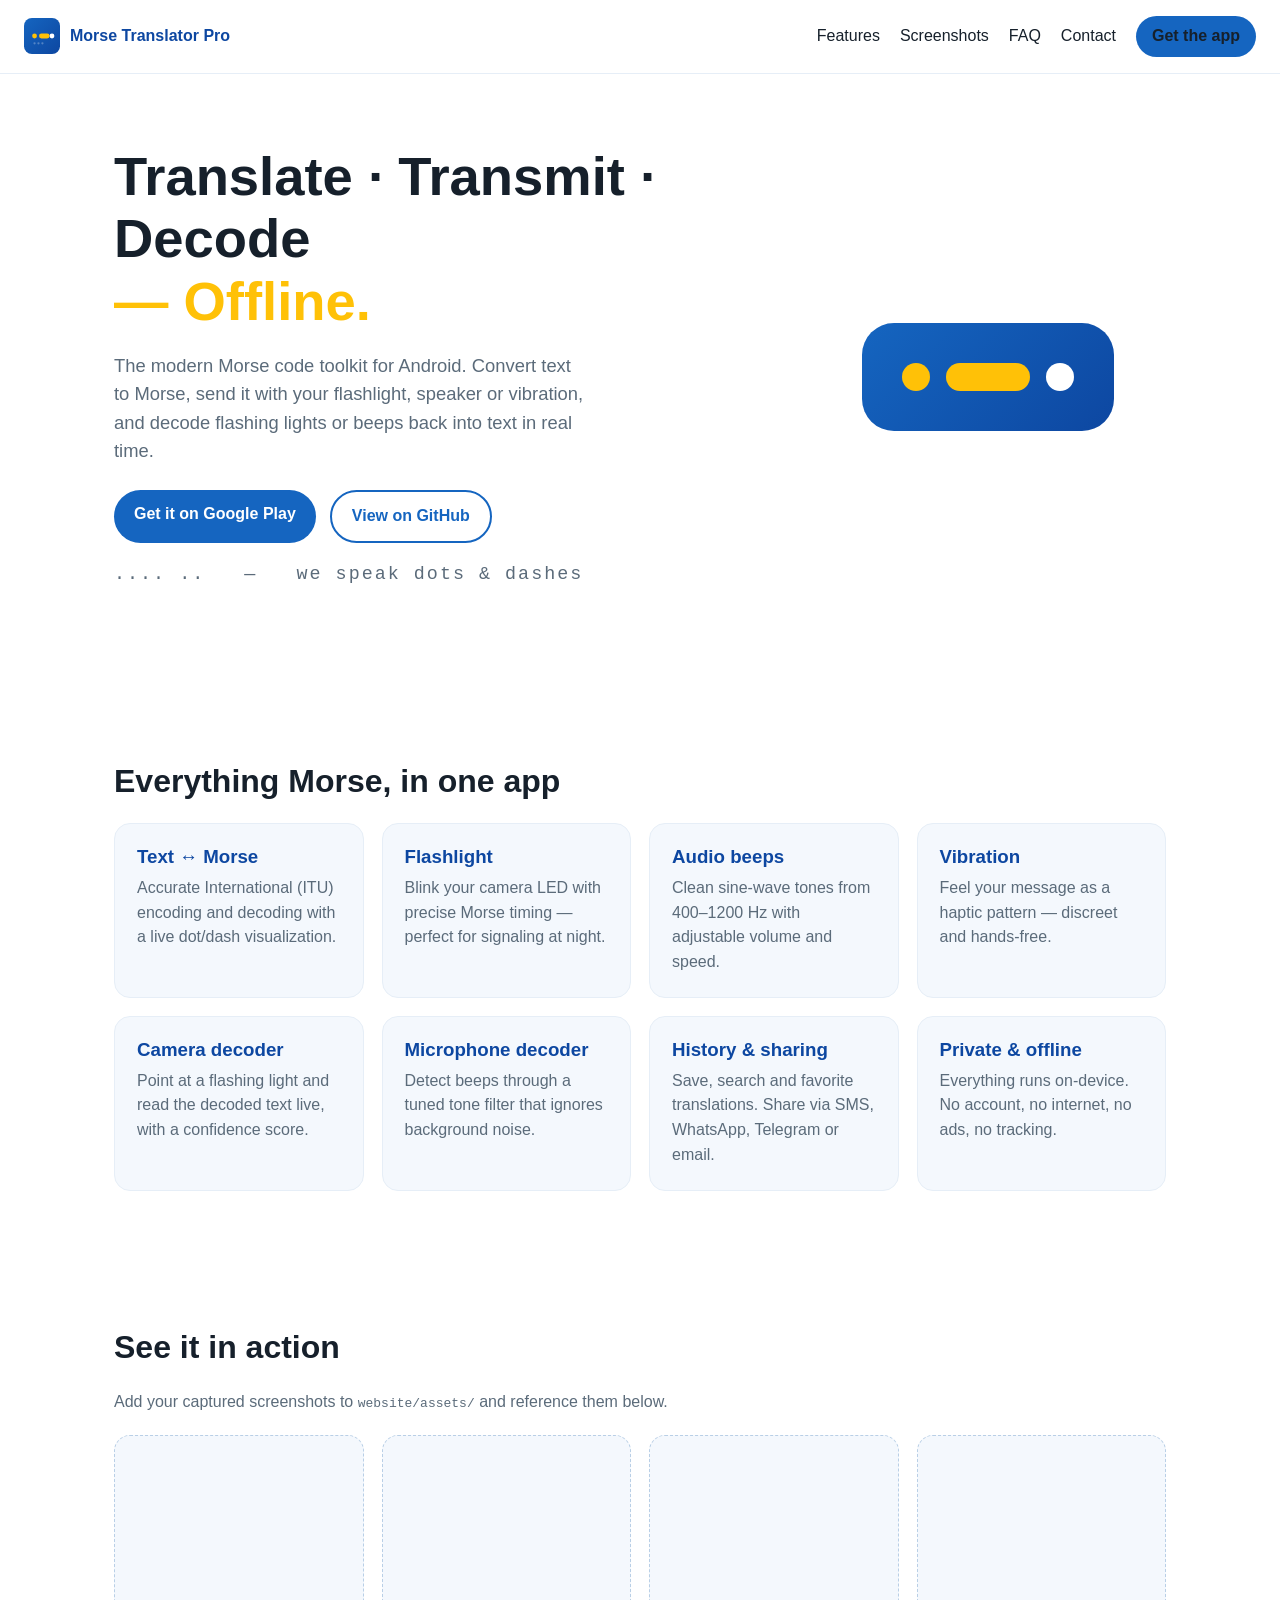
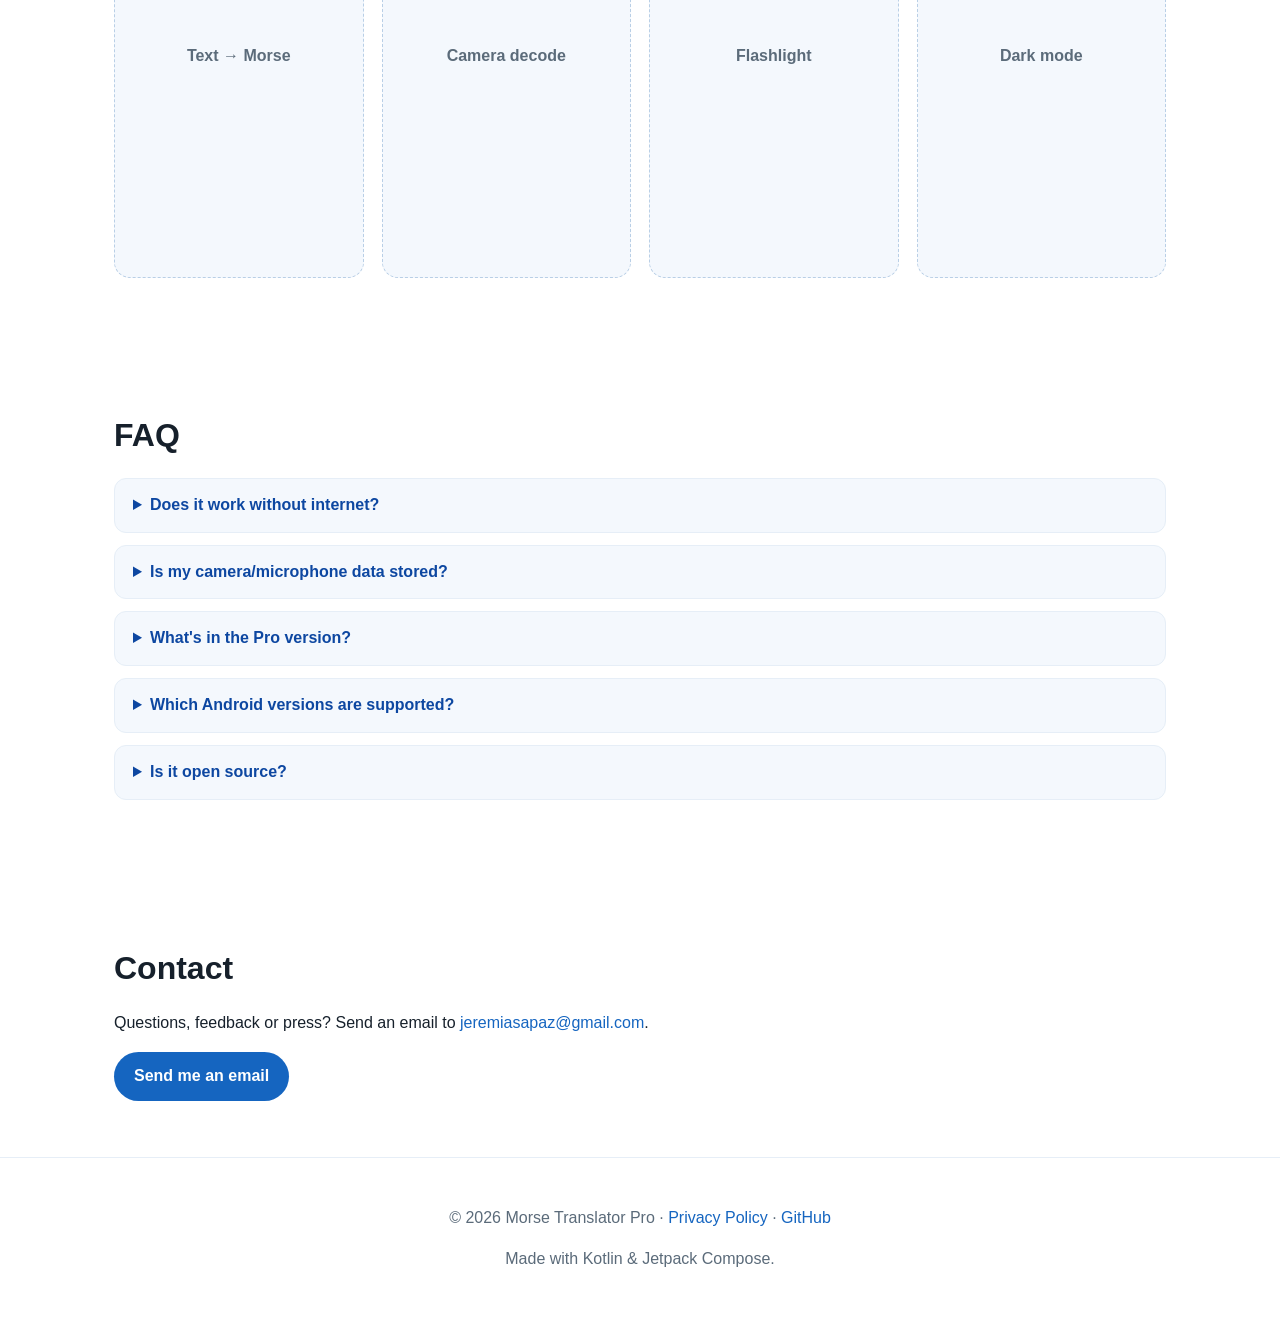
<file: website/index.html>
<!DOCTYPE html>
<html lang="en">
<head>
  <meta charset="UTF-8" />
  <meta name="viewport" content="width=device-width, initial-scale=1.0" />
  <title>Morse Translator Pro — Translate, Transmit & Decode Morse Code</title>
  <meta name="description" content="Morse Translator Pro turns your phone into a full Morse station. Convert text to Morse, transmit via flashlight, audio or vibration, and decode flashing lights or beeps. Offline, no ads." />
  <meta property="og:title" content="Morse Translator Pro" />
  <meta property="og:description" content="Translate · Transmit · Decode — Offline. The modern Morse code toolkit for Android." />
  <meta property="og:type" content="website" />
  <meta property="og:url" content="https://jeremiasapaz.github.io/morse-translator-pro/" />
  <link rel="icon" href="assets/icon.svg" type="image/svg+xml" />
  <link rel="stylesheet" href="styles.css" />
</head>
<body>
  <header class="nav">
    <a class="brand" href="#top">
      <img src="assets/icon.svg" alt="Morse Translator Pro icon" width="36" height="36" />
      <span>Morse Translator Pro</span>
    </a>
    <nav>
      <a href="#features">Features</a>
      <a href="#screens">Screenshots</a>
      <a href="#faq">FAQ</a>
      <a href="#contact">Contact</a>
      <a class="btn btn-small" href="#get">Get the app</a>
    </nav>
  </header>

  <main id="top">
    <section class="hero">
      <div class="hero-text">
        <h1>Translate · Transmit · Decode<br /><span class="accent">— Offline.</span></h1>
        <p>The modern Morse code toolkit for Android. Convert text to Morse, send
           it with your flashlight, speaker or vibration, and decode flashing
           lights or beeps back into text in real time.</p>
        <div class="cta-row" id="get">
          <a class="btn" href="https://play.google.com/store/apps/details?id=com.morsetranslatorpro.app">Get it on Google Play</a>
          <a class="btn btn-ghost" href="https://github.com/jeremiasapaz/morse-translator-pro">View on GitHub</a>
        </div>
        <p class="morse-line" aria-label="Morse code for H I">.... .. &nbsp; — &nbsp; we speak dots &amp; dashes</p>
      </div>
      <div class="hero-art" aria-hidden="true">
        <div class="glyph">
          <span class="dot"></span><span class="dash"></span><span class="dot white"></span>
        </div>
      </div>
    </section>

    <section id="features" class="features">
      <h2>Everything Morse, in one app</h2>
      <div class="grid">
        <article class="card"><h3>Text ↔ Morse</h3><p>Accurate International (ITU) encoding and decoding with a live dot/dash visualization.</p></article>
        <article class="card"><h3>Flashlight</h3><p>Blink your camera LED with precise Morse timing — perfect for signaling at night.</p></article>
        <article class="card"><h3>Audio beeps</h3><p>Clean sine-wave tones from 400–1200 Hz with adjustable volume and speed.</p></article>
        <article class="card"><h3>Vibration</h3><p>Feel your message as a haptic pattern — discreet and hands-free.</p></article>
        <article class="card"><h3>Camera decoder</h3><p>Point at a flashing light and read the decoded text live, with a confidence score.</p></article>
        <article class="card"><h3>Microphone decoder</h3><p>Detect beeps through a tuned tone filter that ignores background noise.</p></article>
        <article class="card"><h3>History & sharing</h3><p>Save, search and favorite translations. Share via SMS, WhatsApp, Telegram or email.</p></article>
        <article class="card"><h3>Private & offline</h3><p>Everything runs on-device. No account, no internet, no ads, no tracking.</p></article>
      </div>
    </section>

    <section id="screens" class="screens">
      <h2>See it in action</h2>
      <p class="muted">Add your captured screenshots to <code>website/assets/</code> and reference them below.</p>
      <div class="shots">
        <div class="shot placeholder">Text → Morse</div>
        <div class="shot placeholder">Camera decode</div>
        <div class="shot placeholder">Flashlight</div>
        <div class="shot placeholder">Dark mode</div>
      </div>
    </section>

    <section id="faq" class="faq">
      <h2>FAQ</h2>
      <details><summary>Does it work without internet?</summary><p>Yes. Every feature — encoding, transmitting and decoding — runs entirely on your device, offline.</p></details>
      <details><summary>Is my camera/microphone data stored?</summary><p>No. Camera frames and audio are analyzed in memory in real time and never saved or uploaded.</p></details>
      <details><summary>What's in the Pro version?</summary><p>Advanced decoding, unlimited history and extra customization — a one-time purchase, with no ads ever.</p></details>
      <details><summary>Which Android versions are supported?</summary><p>Android 12 (API 31) and newer.</p></details>
      <details><summary>Is it open source?</summary><p>Yes, under the MIT license. Contributions are welcome on GitHub.</p></details>
    </section>

    <section id="contact" class="contact">
      <h2>Contact</h2>
      <p>Questions, feedback or press? Send an email to <a href="mailto:jeremiasapaz@gmail.com?subject=Morse%20Translator%20Pro">jeremiasapaz@gmail.com</a>.</p>
      <a class="btn" href="mailto:jeremiasapaz@gmail.com?subject=Morse%20Translator%20Pro">Send me an email</a>
    </section>
  </main>

  <footer class="footer">
    <p>&copy; 2026 Morse Translator Pro · <a href="privacy.html">Privacy Policy</a> · <a href="https://github.com/jeremiasapaz/morse-translator-pro">GitHub</a></p>
    <p class="muted">Made with Kotlin &amp; Jetpack Compose.</p>
  </footer>
</body>
</html>
</file>
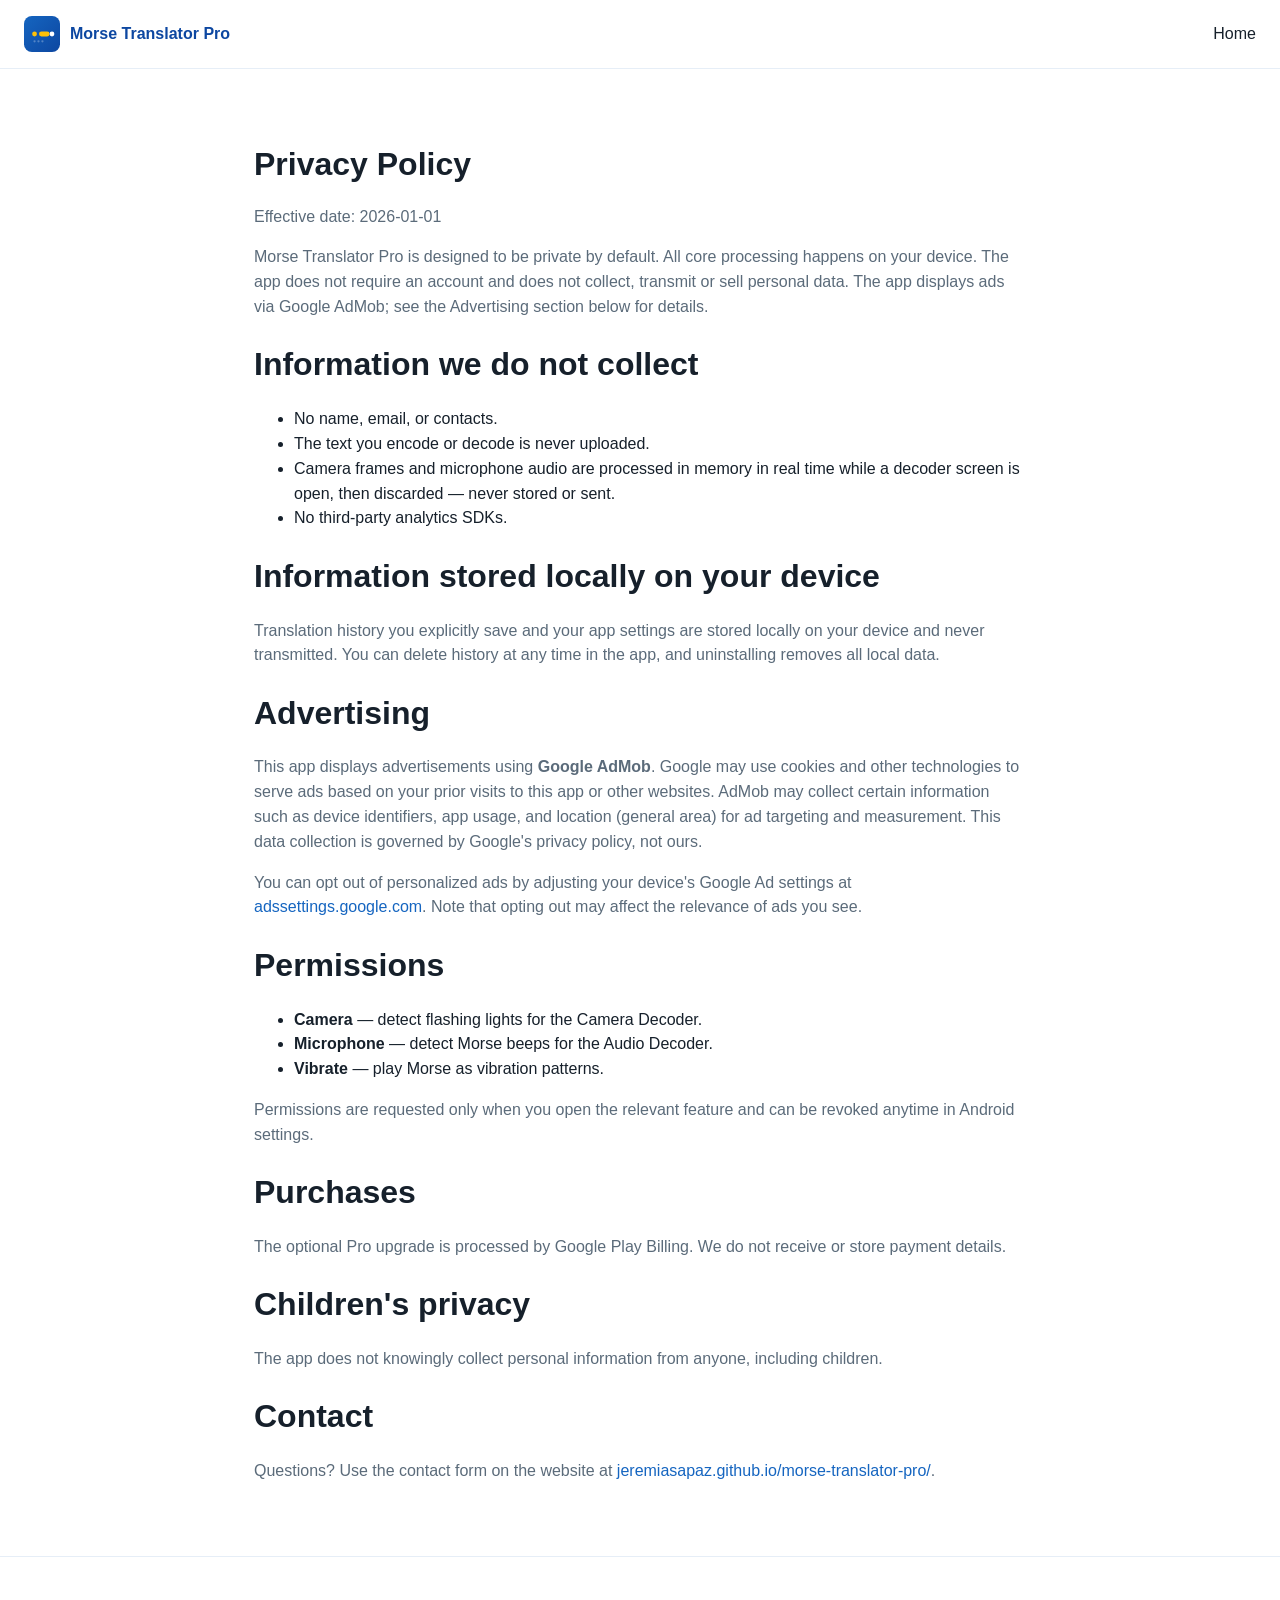
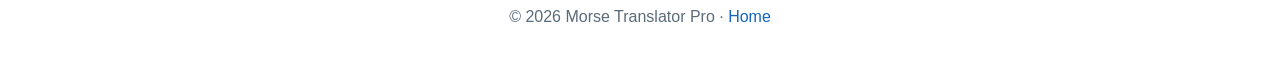
<file: website/privacy.html>
<!DOCTYPE html>
<html lang="en">
<head>
  <meta charset="UTF-8" />
  <meta name="viewport" content="width=device-width, initial-scale=1.0" />
  <title>Privacy Policy — Morse Translator Pro</title>
  <meta name="description" content="Privacy policy for Morse Translator Pro. All processing is on-device; we do not collect, transmit or sell personal data." />
  <link rel="icon" href="assets/icon.svg" type="image/svg+xml" />
  <link rel="stylesheet" href="styles.css" />
</head>
<body>
  <header class="nav">
    <a class="brand" href="index.html">
      <img src="assets/icon.svg" alt="Morse Translator Pro icon" width="36" height="36" />
      <span>Morse Translator Pro</span>
    </a>
    <nav><a href="index.html">Home</a></nav>
  </header>

  <main class="faq" style="max-width:820px;">
    <h1>Privacy Policy</h1>
    <p class="muted">Effective date: 2026-01-01</p>

    <p>Morse Translator Pro is designed to be private by default. All core
       processing happens on your device. The app does not require an account and
       does not collect, transmit or sell personal data. The app displays ads via
       Google AdMob; see the Advertising section below for details.</p>

    <h2>Information we do not collect</h2>
    <ul>
      <li>No name, email, or contacts.</li>
      <li>The text you encode or decode is never uploaded.</li>
      <li>Camera frames and microphone audio are processed in memory in real time
          while a decoder screen is open, then discarded — never stored or sent.</li>
      <li>No third-party analytics SDKs.</li>
    </ul>

    <h2>Information stored locally on your device</h2>
    <p>Translation history you explicitly save and your app settings are stored
       locally on your device and never transmitted. You can delete history at any
       time in the app, and uninstalling removes all local data.</p>

    <h2>Advertising</h2>
    <p>This app displays advertisements using <strong>Google AdMob</strong>. Google
       may use cookies and other technologies to serve ads based on your prior visits
       to this app or other websites. AdMob may collect certain information such as
       device identifiers, app usage, and location (general area) for ad targeting
       and measurement. This data collection is governed by Google's privacy policy,
       not ours.</p>
    <p>You can opt out of personalized ads by adjusting your device's Google Ad
       settings at <a href="https://adssettings.google.com">adssettings.google.com</a>.
       Note that opting out may affect the relevance of ads you see.</p>

    <h2>Permissions</h2>
    <ul>
      <li><strong>Camera</strong> — detect flashing lights for the Camera Decoder.</li>
      <li><strong>Microphone</strong> — detect Morse beeps for the Audio Decoder.</li>
      <li><strong>Vibrate</strong> — play Morse as vibration patterns.</li>
    </ul>
    <p>Permissions are requested only when you open the relevant feature and can be
       revoked anytime in Android settings.</p>

    <h2>Purchases</h2>
    <p>The optional Pro upgrade is processed by Google Play Billing. We do not
       receive or store payment details.</p>

    <h2>Children's privacy</h2>
    <p>The app does not knowingly collect personal information from anyone,
       including children.</p>

    <h2>Contact</h2>
    <p>Questions? Use the contact form on the website at <a href="index.html">jeremiasapaz.github.io/morse-translator-pro/</a>.</p>
  </main>

  <footer class="footer">
    <p>&copy; 2026 Morse Translator Pro · <a href="index.html">Home</a></p>
  </footer>
</body>
</html>
</file>
<file: website/styles.css>
:root {
  --blue: #1565C0;
  --deep: #0D47A1;
  --amber: #FFC107;
  --ink: #16202b;
  --muted: #5b6b7a;
  --bg: #ffffff;
  --surface: #f4f8fd;
  --radius: 16px;
}
* { box-sizing: border-box; }
body {
  margin: 0;
  font-family: "Segoe UI", Roboto, Arial, sans-serif;
  color: var(--ink);
  background: var(--bg);
  line-height: 1.55;
}
a { color: var(--blue); text-decoration: none; }
a:hover { text-decoration: underline; }
h1, h2, h3 { line-height: 1.15; }
.muted { color: var(--muted); }
.accent { color: var(--amber); }

/* Nav */
.nav {
  display: flex; align-items: center; justify-content: space-between;
  padding: 16px 24px; position: sticky; top: 0; background: rgba(255,255,255,0.92);
  backdrop-filter: blur(8px); border-bottom: 1px solid #e6eef7; z-index: 10;
}
.brand { display: flex; align-items: center; gap: 10px; font-weight: 700; color: var(--deep); }
.nav nav { display: flex; align-items: center; gap: 20px; }
.nav nav a { color: var(--ink); }

/* Buttons */
.btn {
  display: inline-block; background: var(--blue); color: #fff; padding: 12px 20px;
  border-radius: 999px; font-weight: 600; border: none; cursor: pointer;
}
.btn:hover { background: var(--deep); text-decoration: none; }
.btn-ghost { background: transparent; color: var(--blue); border: 2px solid var(--blue); }
.btn-ghost:hover { background: var(--surface); color: var(--deep); }
.btn-small { padding: 8px 16px; }

/* Hero */
.hero {
  display: grid; grid-template-columns: 1.3fr 0.7fr; gap: 32px; align-items: center;
  padding: 72px 24px; max-width: 1100px; margin: 0 auto;
}
.hero h1 { font-size: clamp(2rem, 5vw, 3.4rem); margin: 0 0 12px; }
.hero p { font-size: 1.15rem; color: var(--muted); max-width: 46ch; }
.cta-row { display: flex; gap: 14px; flex-wrap: wrap; margin: 24px 0 12px; }
.morse-line { font-family: monospace; color: var(--blue); letter-spacing: 2px; }
.hero-art { display: flex; justify-content: center; }
.glyph { display: flex; align-items: center; gap: 16px; padding: 40px;
  background: linear-gradient(135deg, var(--blue), var(--deep)); border-radius: 32px; }
.dot { width: 28px; height: 28px; border-radius: 50%; background: var(--amber); }
.dot.white { background: #fff; }
.dash { width: 84px; height: 28px; border-radius: 16px; background: var(--amber); }

/* Features */
.features, .screens, .faq, .contact { max-width: 1100px; margin: 0 auto; padding: 56px 24px; }
.features h2, .screens h2, .faq h2, .contact h2 { font-size: 2rem; margin-bottom: 24px; }
.grid { display: grid; grid-template-columns: repeat(auto-fit, minmax(230px, 1fr)); gap: 18px; }
.card { background: var(--surface); border: 1px solid #e6eef7; border-radius: var(--radius); padding: 22px; }
.card h3 { margin: 0 0 8px; color: var(--deep); }
.card p { margin: 0; color: var(--muted); }

/* Screenshots */
.shots { display: grid; grid-template-columns: repeat(auto-fit, minmax(180px, 1fr)); gap: 18px; margin-top: 20px; }
.shot { aspect-ratio: 9/16; border-radius: var(--radius); background: var(--surface); border: 1px dashed #b9cfe6;
  display: flex; align-items: center; justify-content: center; color: var(--muted); font-weight: 600; }

/* FAQ */
.faq details { background: var(--surface); border: 1px solid #e6eef7; border-radius: 12px; padding: 14px 18px; margin-bottom: 12px; }
.faq summary { cursor: pointer; font-weight: 600; color: var(--deep); }
.faq p { color: var(--muted); }

/* Contact */
.form { display: grid; gap: 14px; max-width: 460px; margin-top: 16px; }
.form label { display: grid; gap: 6px; font-weight: 600; }
.form input, .form textarea { padding: 12px; border: 1px solid #c7d8ea; border-radius: 10px; font: inherit; }

/* Footer */
.footer { text-align: center; padding: 32px 24px; border-top: 1px solid #e6eef7; color: var(--muted); }

@media (max-width: 760px) {
  .hero { grid-template-columns: 1fr; text-align: center; }
  .hero p { margin-inline: auto; }
  .cta-row { justify-content: center; }
  .nav nav a:not(.btn) { display: none; }
}
</file>
